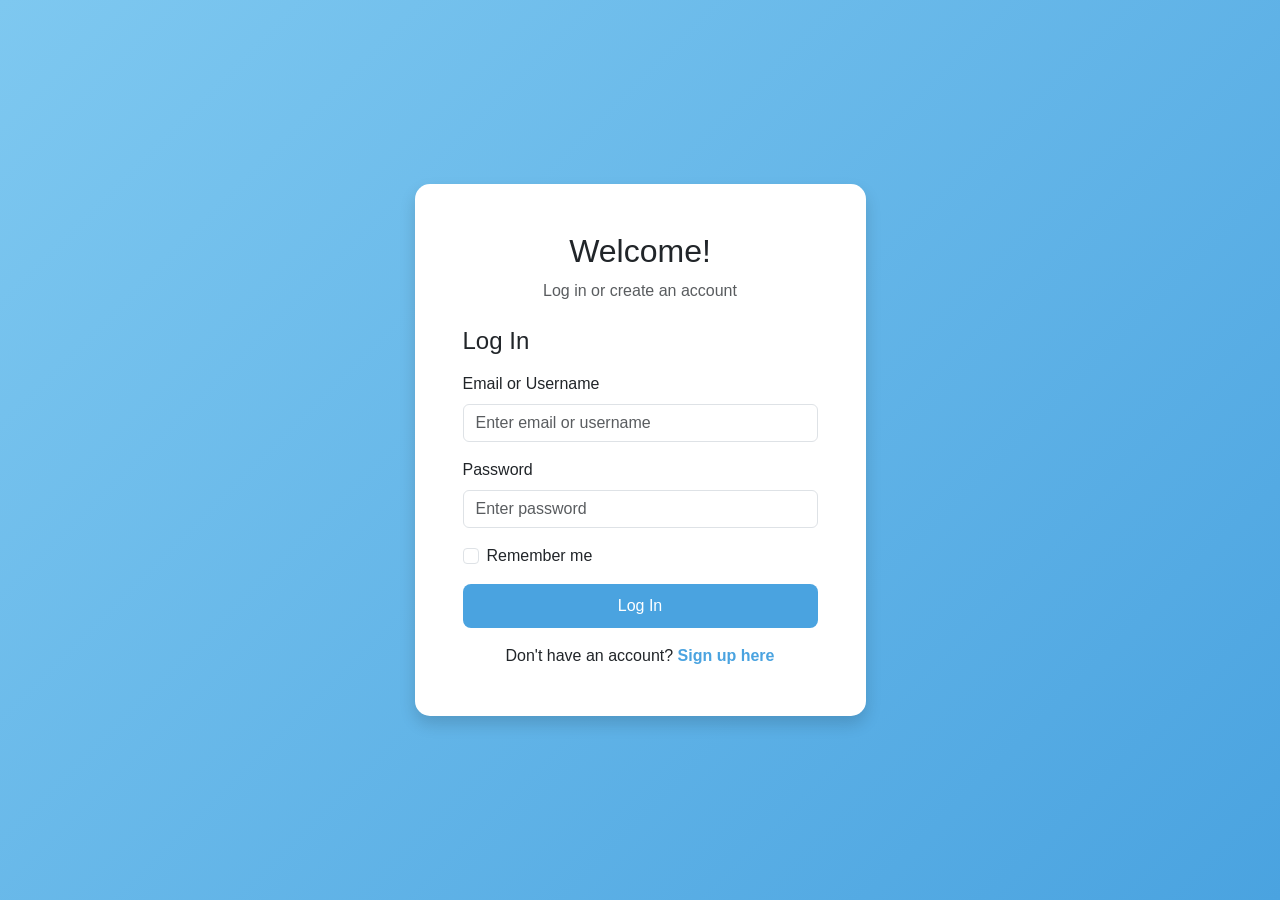
<file: index.html>
<!DOCTYPE html>
  <html lang="en">
  <head>
    <meta charset="UTF-8">
    <meta name="viewport" content="width=device-width, initial-scale=1.0">
    <title>Login and Sign Up Page</title>

    <link href="https://cdn.jsdelivr.net/npm/bootstrap@5.3.3/dist/css/bootstrap.min.css" rel="stylesheet">

    <link rel="stylesheet" href="style.css">
  </head>

  <body class="auth-body">

    <div class="container">
      <div class="row justify-content-center">
        <div class="col-12 col-md-8 col-lg-5">

          <div class="card auth-card shadow">
            <div class="card-body p-4 p-md-5">

              <div class="text-center mb-4">
                <h2>Welcome!</h2>
                <p class="text-muted">Log in or create an account</p>
              </div>

              <!-- LOGIN FORM -->
              <div id="login" class="form-box">
                <h4 class="mb-3">Log In</h4>

                <form action="landing.html" method="get">

                  <div class="mb-3">
                    <label for="user" class="form-label">Email or Username</label>
                    <input type="text" class="form-control" id="user" placeholder="Enter email or username">
                  </div>

                  <div class="mb-3">
                    <label for="pass" class="form-label">Password</label>
                    <input type="password" class="form-control" id="pass" placeholder="Enter password">
                  </div>

                  <div class="form-check mb-3">
                    <input class="form-check-input" type="checkbox" id="remember">
                    <label class="form-check-label" for="remember">Remember me</label>
                  </div>

                  <a href="landing.html" class="btn btn-main w-100 mb-3">Log In</a>

                </form>

                <p class="text-center mb-0">
                  Don't have an account?
                  <a href="#signup" class="switch-link">Sign up here</a>
                </p>
              </div>

          
              <div id="signup" class="form-box">
                <h4 class="mb-3">Create an Account</h4>

                <form action="landing.html" method="get">

                  <div class="row">
                    <div class="col-md-6 mb-3">
                      <label for="fname" class="form-label">First Name</label>
                      <input type="text" class="form-control" id="fname" placeholder="First name">
                    </div>
                    <div class="col-md-6 mb-3">
                      <label for="lname" class="form-label">Last Name</label>
                      <input type="text" class="form-control" id="lname" placeholder="Last name">
                    </div>
                  </div>

                  <div class="mb-3">
                    <label for="gender" class="form-label">Gender</label>
                    <select class="form-select" id="gender">
                      <option selected>Select gender</option>
                      <option>Female</option>
                      <option>Male</option>
                      <option>Other</option>
                      <option>Prefer not to say</option>
                    </select>
                  </div>

                  <div class="mb-3">
                    <label for="email" class="form-label">Email Address</label>
                    <input type="email" class="form-control" id="email" placeholder="Enter email">
                  </div>

                  <div class="row">
                    <div class="col-md-6 mb-3">
                      <label for="pass1" class="form-label">Password</label>
                      <input type="password" class="form-control" id="pass1" placeholder="Password">
                    </div>
                    <div class="col-md-6 mb-3">
                      <label for="pass2" class="form-label">Confirm Password</label>
                      <input type="password" class="form-control" id="pass2" placeholder="Confirm password">
                    </div>
                  </div>

                  <div class="form-check mb-3">
                    <input class="form-check-input" type="checkbox" id="terms">
                    <label class="form-check-label" for="terms">
                      I agree to the Terms and Conditions
                    </label>
                  </div>

                  <button type="submit" class="btn btn-main w-100 mb-3">Sign Up</button>

                </form>

                <p class="text-center mb-0">
                  Already have an account?
                  <a href="#login" class="switch-link">Log in here</a>
                </p>
              </div>

            </div>
          </div>

        </div>
      </div>
    </div>

  </body>
  </html>
</file>
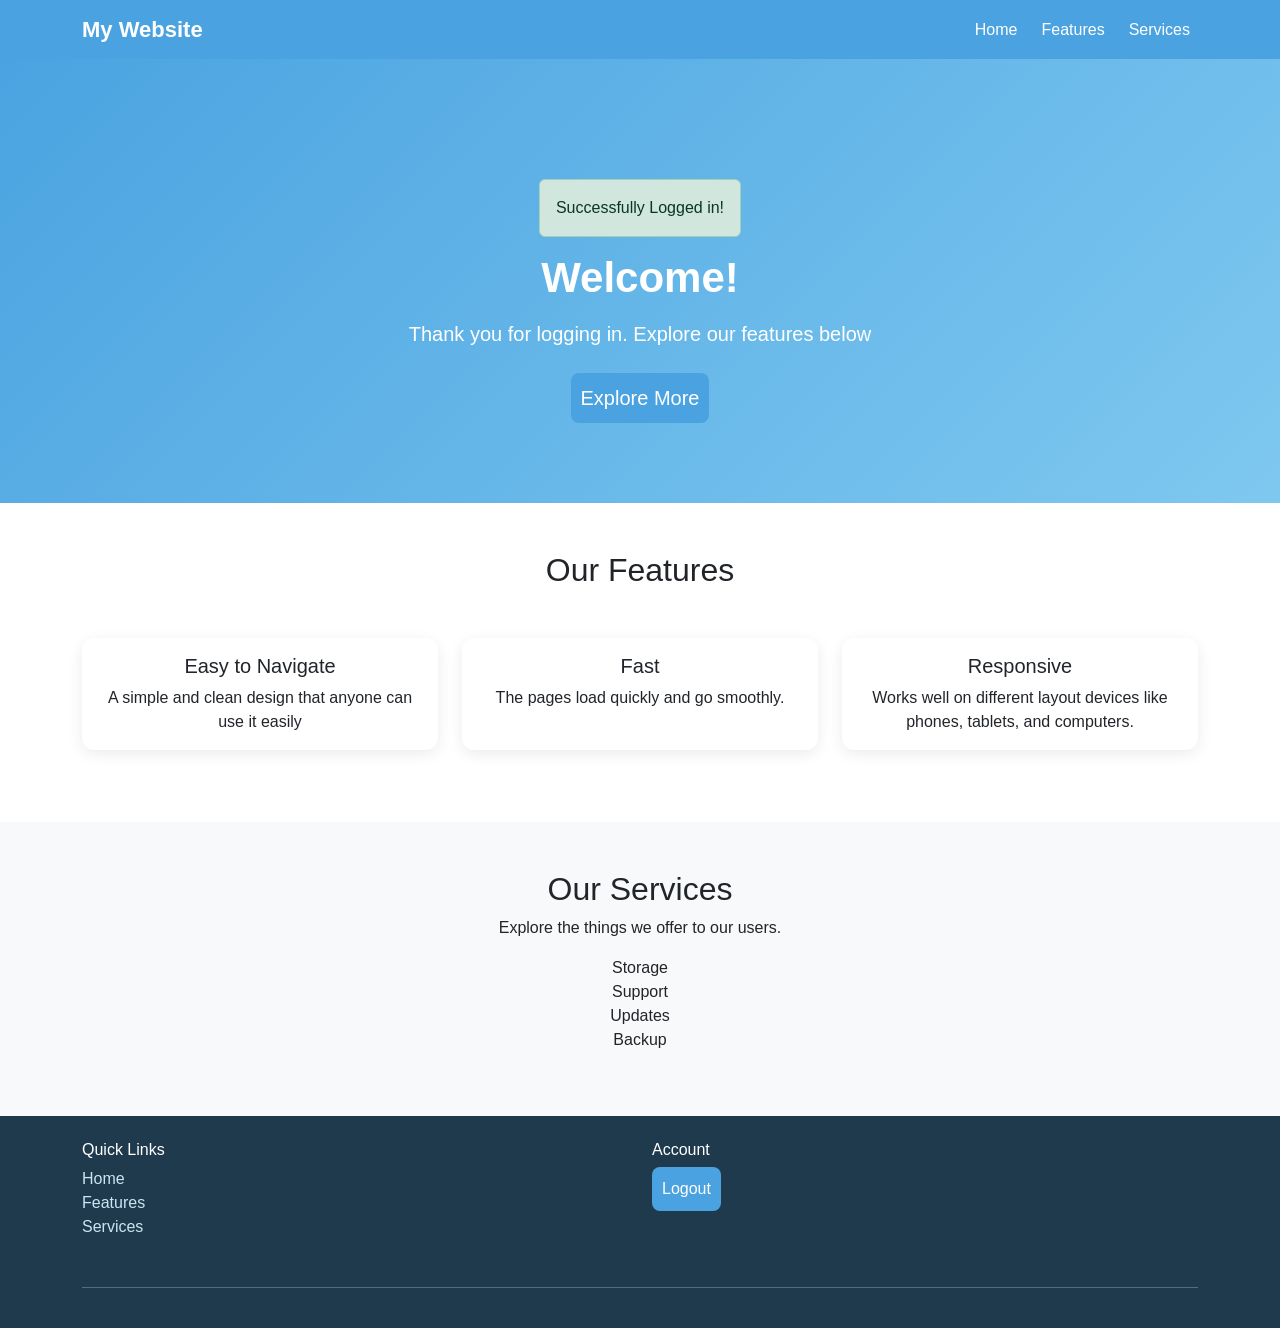
<file: Landing.html>
<!DOCTYPE html>
<html lang="en">
<head>
  <meta charset="UTF-8">
  <meta name="viewport" content="width=device-width, initial-scale=1.0">
  <title>Home</title>

  <!-- Bootstrap CDN -->
  <link href="https://cdn.jsdelivr.net/npm/bootstrap@5.3.3/dist/css/bootstrap.min.css" rel="stylesheet">
  <!-- My CSS -->
  <link rel="stylesheet" href="style.css">
</head>

<body>

  <!-- NAVIGATION BAR -->
  <nav class="navbar navbar-expand-sm navbar-dark site-navbar">
    <div class="container">
      <a class="navbar-brand" href="Landing.html">My Website</a>
      <ul class="navbar-nav ms-auto">
        <li class="nav-item"><a class="nav-link" href="#home">Home</a></li>
        <li class="nav-item"><a class="nav-link" href="#features">Features</a></li>
        <li class="nav-item"><a class="nav-link" href="#services">Services</a></li>
      </ul>
    </div>
  </nav>

  <!-- HERO -->
  <header id="home" class="hero text-center text-white">
    <div class="container">
      <div class="alert alert-success d-inline-block">
      Successfully Logged in!
      </div>
      <h1 class="mb-3">Welcome!</h1>
      <p class="lead mb-4">Thank you for logging in. Explore our features below</p>
      <a href="#features" class="btn btn-main btn-lg">Explore More</a>
    </div>
  </header>

  <!-- FEATURES -->
  <section id="features" class="py-5">
    <div class="container">
      <h2 class="text-center mb-5">Our Features</h2>

      <div class="row">

        <div class="col-md-4 mb-4">
          <div class="card feature-card h-100 text-center">
            <div class="card-body">
              <h5 class="card-title">Easy to Navigate</h5>
              <p class="card-text">A simple and clean design that anyone can use it easily</p>
            </div>
          </div>
        </div>

        <div class="col-md-4 mb-4">
          <div class="card feature-card h-100 text-center">
            <div class="card-body">
              <h5 class="card-title">Fast</h5>
              <p class="card-text">The pages load quickly and go smoothly.</p>
            </div>
          </div>
        </div>

        <div class="col-md-4 mb-4">
          <div class="card feature-card h-100 text-center">
            <div class="card-body">
              <h5 class="card-title">Responsive</h5>
              <p class="card-text">Works well on different layout devices like phones, tablets, and computers.</p>
            </div>
          </div>
        </div>

      </div>
    </div>
  </section>

  <!-- SERVICES -->
  <section id="services" class="py-5 bg-light">
    <div class="container text-center">
      <div class="row justify-content-center">

        <div class="col-md-8">
          <h2>Our Services</h2>
          <p>Explore the things we offer to our users.</p>
          <ul class="list-unstyled">
            <li>Storage</li>
            <li>Support</li>
            <li>Updates</li>
            <li>Backup</li>
          </ul>
        </div>

      </div>
    </div>
  </section>

  <!-- FOOTER -->
  <footer class="site-footer text-white py-4">
    <div class="container">
      <div class="row">

        <div class="col-md-6 mb-3">
          <h6>Quick Links</h6>
          <ul class="list-unstyled">
            <li><a href="#home" class="footer-link">Home</a></li>
            <li><a href="#features" class="footer-link">Features</a></li>
            <li><a href="#services" class="footer-link">Services</a></li>
          </ul>
        </div>

        <div class="col-md-6 mb-3">
          <h6>Account</h6>
          <a href="index.html" class="btn btn-main">Logout</a>
        </div>
      </div>
      <hr>
    </div>
  </footer>
</body>
</html>
</file>
<file: style.css>
/* ===== General ===== */
body {
  font-family: Arial, Helvetica, sans-serif;
}

/* colors I picked */
:root {
  --main-color: #4aa3e0;
  --main-dark: #2f7cb8;
}

/* ===== Buttons ===== */
.btn-main {
  background-color: var(--main-color);
  color: #fff;
  border: none;
  padding: 10px;
  border-radius: 8px;
}

.btn-main:hover {
  background-color: var(--main-dark);
  color: #fff;
}

/* ===== Login / Sign Up Page  ===== */
.auth-body {
  background: linear-gradient(135deg, #7ec8f0, #4aa3e0);
  min-height: 100vh;
  display: flex;
  align-items: center;
  padding: 40px 0;
}

.auth-card {
  border: none;
  border-radius: 15px;
}

.switch-link {
  color: var(--main-color);
  text-decoration: none;
  font-weight: bold;
}

.switch-link:hover {
  text-decoration: underline;
}
/* default state */
#signup {
  display: none;
}


.card-body:has(#signup:target) #signup {
  display: block;
}


.card-body:has(#signup:target) #login {
  display: none;
}

.card-body:has(#login:target) #login {
  display: block;
}

.card-body:has(#login:target) #signup {
  display: none;
}

/* ===== Navbar ===== */
.site-navbar {
  background-color: var(--main-color);
}

.site-navbar .navbar-brand {
  font-weight: bold;
  font-size: 22px;
}

.site-navbar .nav-link {
  color: #fff;
  margin-left: 8px;
}

.site-navbar .nav-link:hover {
  color: #d6eefb;
}


.hero {
  background: linear-gradient(135deg, #4aa3e0, #7ec8f0);
  padding: 120px 0 80px 0;
}

.hero h1 {
  font-size: 42px;
  font-weight: bold;
}

.feature-card {
  border: none;
  border-radius: 12px;
  box-shadow: 0 4px 15px rgba(0, 0, 0, 0.08);
  transition: transform 0.2s;
}

.feature-card:hover {
  transform: translateY(-6px);
}


.site-footer {
  background-color: #1f3a4d;
}

.footer-link {
  color: #cce4f2;
  text-decoration: none;
}

.footer-link:hover {
  color: #fff;
}
</file>
